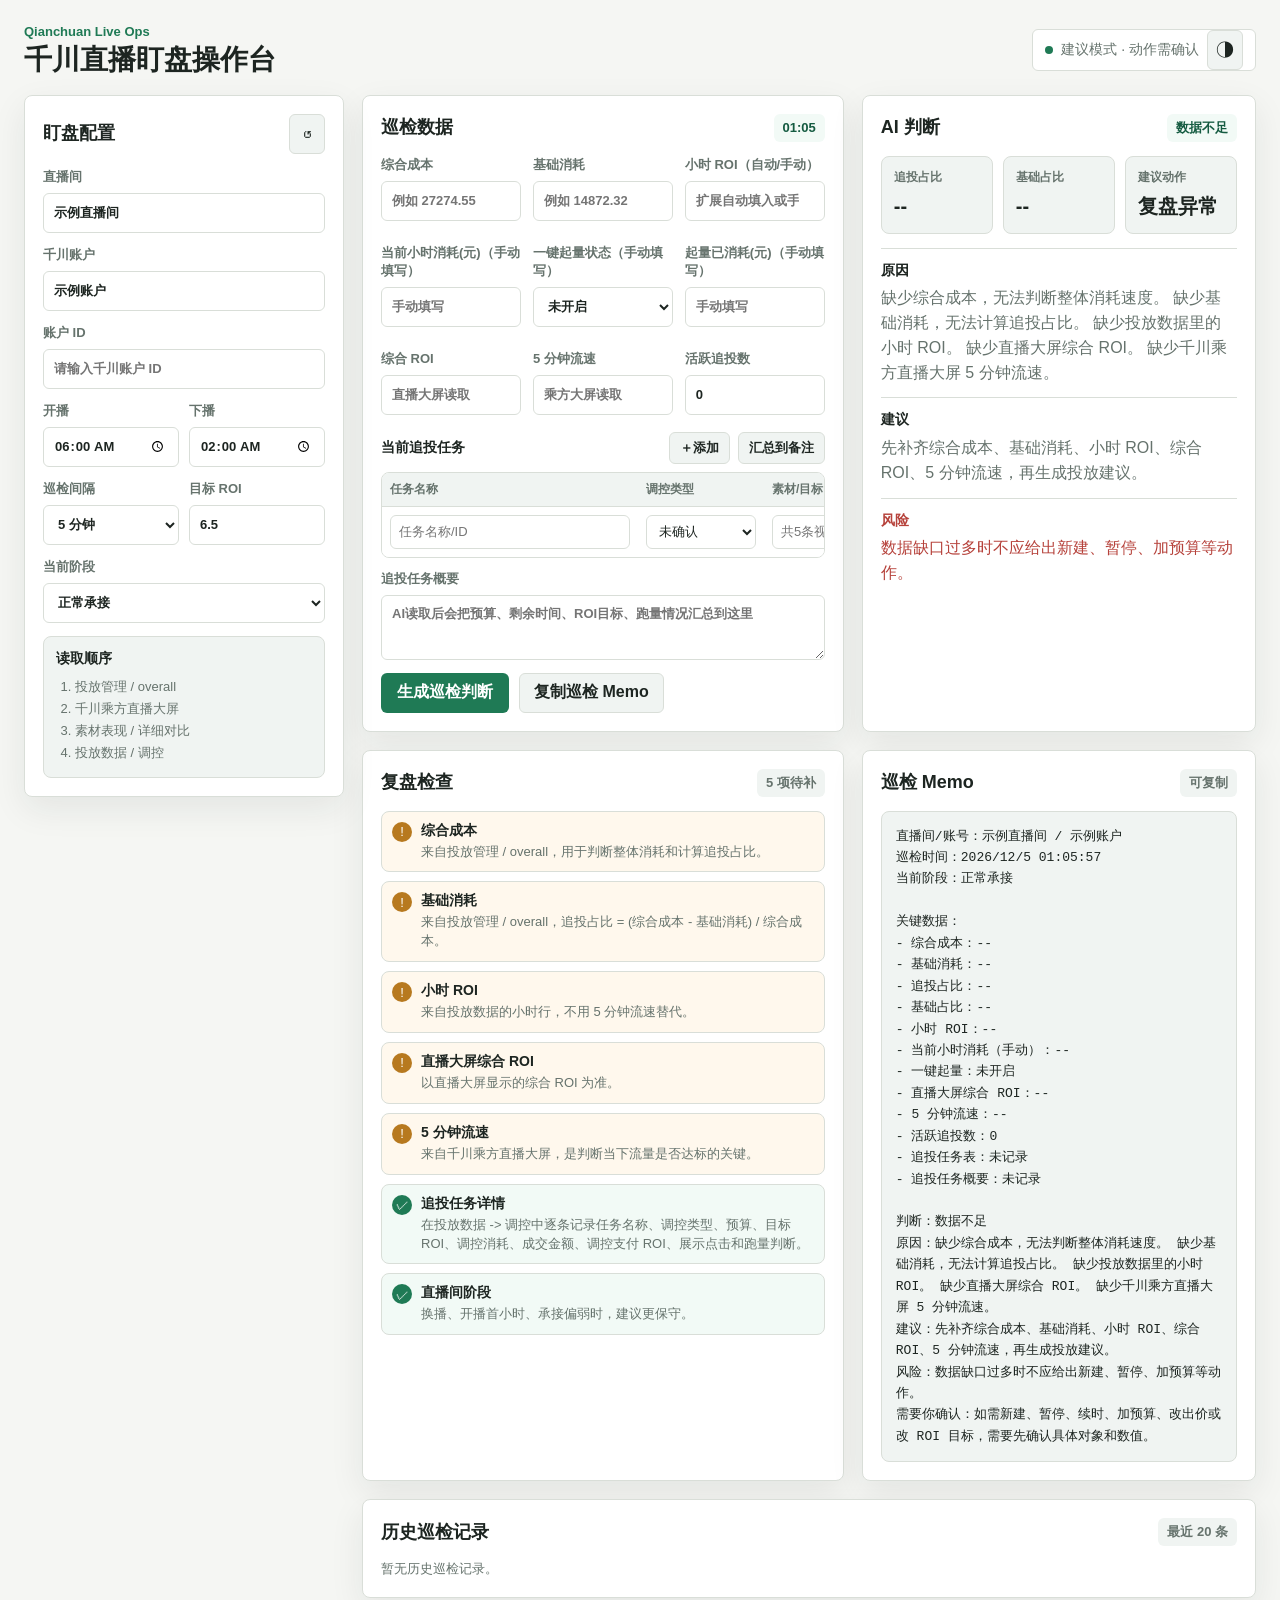
<file: qianchuan-live-dashboard/index.html>
<!doctype html>
<html lang="zh-CN">
  <head>
    <meta charset="UTF-8" />
    <meta name="viewport" content="width=device-width, initial-scale=1.0" />
    <title>千川直播盯盘操作台</title>
    <link rel="stylesheet" href="./styles.css" />
  </head>
  <body>
    <main class="app-shell">
      <section class="topbar">
        <div>
          <p class="eyebrow">Qianchuan Live Ops</p>
          <h1>千川直播盯盘操作台</h1>
        </div>
        <div class="status-strip" aria-label="当前模式">
          <span class="dot"></span>
          <span>建议模式 · 动作需确认</span>
          <button id="themeToggle" class="icon-btn" type="button" title="切换主题">◑</button>
        </div>
      </section>

      <section class="workspace">
        <aside class="panel config-panel" aria-label="盯盘配置">
          <div class="panel-header">
            <h2>盯盘配置</h2>
            <button id="resetBtn" class="icon-btn" type="button" title="恢复默认配置">↺</button>
          </div>

          <label>
            直播间
            <input id="roomName" value="示例直播间" />
          </label>

          <label>
            千川账户
            <input id="accountName" value="示例账户" />
          </label>

          <label>
            账户 ID
            <input id="accountId" placeholder="请输入千川账户 ID" />
          </label>

          <div class="input-row">
            <label>
              开播
              <input id="openTime" type="time" value="06:00" />
            </label>
            <label>
              下播
              <input id="closeTime" type="time" value="02:00" />
            </label>
          </div>

          <div class="input-row">
            <label>
              巡检间隔
              <select id="frequency">
                <option value="5">5 分钟</option>
                <option value="10">10 分钟</option>
                <option value="15">15 分钟</option>
              </select>
            </label>
            <label>
              目标 ROI
              <input id="targetRoi" type="number" step="0.1" value="6.5" />
            </label>
          </div>

          <label>
            当前阶段
            <select id="roomStage">
              <option value="normal">正常承接</option>
              <option value="opening">开播前 1 小时</option>
              <option value="handoff">主播换播/交接</option>
              <option value="weak">承接偏弱</option>
              <option value="strong">承接强</option>
            </select>
          </label>

          <div class="source-box">
            <h3>读取顺序</h3>
            <ol>
              <li>投放管理 / overall</li>
              <li>千川乘方直播大屏</li>
              <li>素材表现 / 详细对比</li>
              <li>投放数据 / 调控</li>
            </ol>
          </div>
        </aside>

        <section class="main-grid">
          <section class="panel metrics-panel" aria-label="巡检数据">
            <div class="panel-header">
              <h2>巡检数据</h2>
              <span id="checkTime" class="timestamp"></span>
            </div>

            <div class="metric-grid">
              <label>
                综合成本
                <input id="overallCost" type="number" step="0.01" placeholder="例如 27274.55" />
              </label>
              <label>
                基础消耗
                <input id="baseSpend" type="number" step="0.01" placeholder="例如 14872.32" />
              </label>
              <label>
                小时 ROI（自动/手动）
                <input id="currentHourRoi" type="number" step="0.1" placeholder="扩展自动填入或手动填写" />
              </label>
              <label>
                当前小时消耗(元)（手动填写）
                <input id="currentHourCost" type="number" step="1" placeholder="手动填写" />
              </label>
              <label>
                一键起量状态（手动填写）
                <select id="oneClickLiftStatus">
                  <option value="off">未开启</option>
                  <option value="on">已开启</option>
                </select>
              </label>
              <label id="oneClickLiftSpendLabel" hidden>
                起量已消耗(元)（手动填写）
                <input id="oneClickLiftSpend" type="number" step="1" placeholder="手动填写" />
              </label>
              <label>
                综合 ROI
                <input id="overallRoi" type="number" step="0.01" placeholder="直播大屏读取" />
              </label>
              <label>
                5 分钟流速
                <input id="flowSpeed" type="number" step="1" placeholder="乘方大屏读取" />
              </label>
              <label>
                活跃追投数
                <input id="boostTasks" type="number" step="1" min="0" value="0" />
              </label>
            </div>

            <div class="boost-task-section">
              <div class="sub-header">
                <h3>当前追投任务</h3>
                <div class="task-actions">
                  <button id="addTaskBtn" class="small-btn" type="button">＋添加</button>
                  <button id="summarizeTasksBtn" class="small-btn" type="button">汇总到备注</button>
                </div>
              </div>
              <div class="table-wrap">
                <table class="task-table" aria-label="当前追投任务表">
                  <thead>
                    <tr>
                      <th>任务名称</th>
                      <th>调控类型</th>
                      <th>素材/目标</th>
                      <th>状态</th>
                      <th>预算</th>
                      <th>目标ROI</th>
                      <th>时长/结束</th>
                      <th>消耗</th>
                      <th>成交金额</th>
                      <th>调控ROI</th>
                      <th>展示</th>
                      <th>点击</th>
                      <th>跑量判断</th>
                      <th></th>
                    </tr>
                  </thead>
                  <tbody id="taskTableBody"></tbody>
                </table>
              </div>
            </div>

            <label class="wide-label">
              追投任务概要
              <textarea id="taskNotes" rows="3" placeholder="AI读取后会把预算、剩余时间、ROI目标、跑量情况汇总到这里"></textarea>
            </label>

            <div class="action-row">
              <button id="analyzeBtn" class="primary-btn" type="button">生成巡检判断</button>
              <button id="copyBtn" class="secondary-btn" type="button">复制巡检 Memo</button>
            </div>
          </section>

          <section class="panel summary-panel" aria-label="AI判断">
            <div class="panel-header">
              <h2>AI 判断</h2>
              <span id="quadrantBadge" class="badge">等待数据</span>
            </div>

            <div class="kpi-row">
              <div class="kpi">
                <span>追投占比</span>
                <strong id="boostShare">--</strong>
              </div>
              <div class="kpi">
                <span>基础占比</span>
                <strong id="baseShare">--</strong>
              </div>
              <div class="kpi">
                <span>建议动作</span>
                <strong id="actionLabel">--</strong>
              </div>
            </div>

            <div class="memo-block">
              <h3>原因</h3>
              <p id="reasonText">录入一轮巡检数据后生成。</p>
            </div>
            <div class="memo-block">
              <h3>建议</h3>
              <p id="suggestionText">先读取页面数据，不执行投放动作。</p>
            </div>
            <div class="memo-block warning">
              <h3>风险</h3>
              <p id="riskText">动作前必须二次确认账号、页面、日期、预算和目标值。</p>
            </div>
          </section>

          <section class="panel checklist-panel" aria-label="复盘检查">
            <div class="panel-header">
              <h2>复盘检查</h2>
              <span id="missingCount" class="badge muted">0 项待补</span>
            </div>
            <div id="reviewList" class="review-list"></div>
          </section>

          <section class="panel memo-panel" aria-label="巡检Memo">
            <div class="panel-header">
              <h2>巡检 Memo</h2>
              <span class="badge muted">可复制</span>
            </div>
            <pre id="memoOutput"></pre>
          </section>

          <section class="panel history-panel" aria-label="历史巡检记录">
            <div class="panel-header">
              <h2>历史巡检记录</h2>
              <span class="badge muted">最近 20 条</span>
            </div>
            <div id="historyList" class="history-list"></div>
          </section>
        </section>
      </section>
    </main>

    <script src="./schema.js"></script>
    <script src="./app.js"></script>
  </body>
</html>
</file>
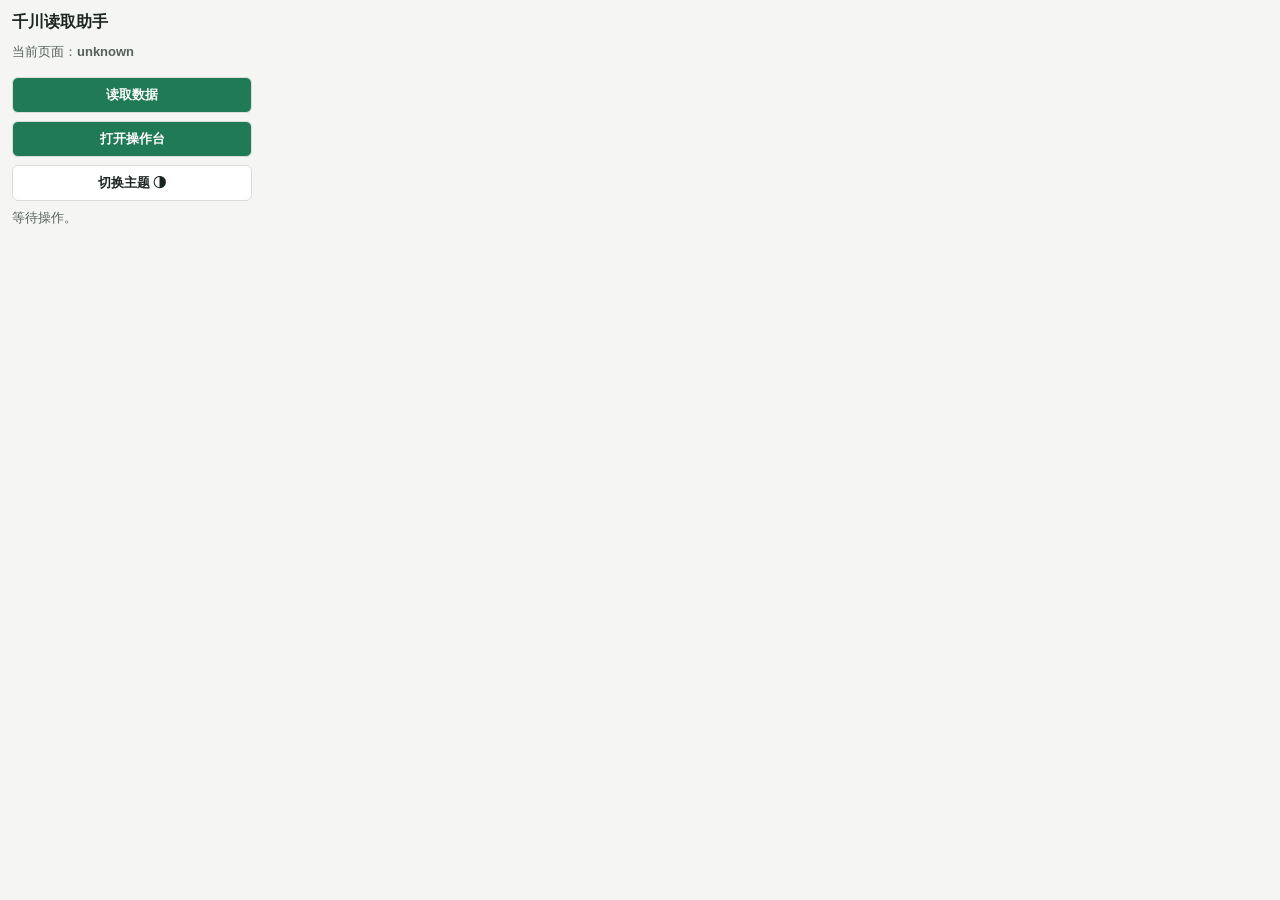
<file: chrome-extension/popup.html>
<!doctype html>
<html lang="zh-CN">
  <head>
    <meta charset="UTF-8" />
    <title>千川读取助手</title>
    <style>
      :root {
        color-scheme: light;
        --bg: #f5f6f3;
        --surface: #ffffff;
        --surface-soft: #f0f4f2;
        --line: #d9ded8;
        --text: #1d2521;
        --muted: #56615c;
        --green: #1f7a55;
        --green-dark: #155b41;
        --green-subtle: #f2faf6;
        --amber-subtle: #fff8ed;
        --green-alpha: rgba(31, 122, 85, 0.12);
      }

      [data-theme="dark"] {
        color-scheme: dark;
        --bg: #0f1512;
        --surface: #1a201d;
        --surface-soft: #222926;
        --line: #2e3632;
        --text: #e4e8e6;
        --muted: #8f9a95;
        --green: #3dbd8a;
        --green-dark: #2ea87a;
        --green-subtle: #1a2e25;
        --amber-subtle: #2a2518;
        --green-alpha: rgba(61, 189, 138, 0.15);
      }

      body {
        width: 240px;
        margin: 0;
        padding: 12px;
        background: var(--bg);
        color: var(--text);
        font-family: "PingFang SC", "Microsoft YaHei", Arial, sans-serif;
      }

      h1 {
        margin: 0 0 10px;
        font-size: 16px;
      }

      p {
        margin: 8px 0;
        color: var(--muted);
        font-size: 13px;
      }

      button {
        width: 100%;
        min-height: 36px;
        margin-top: 8px;
        border: 1px solid var(--line);
        border-radius: 6px;
        background: var(--green);
        color: var(--surface);
        cursor: pointer;
        font-weight: 700;
      }

      #themeToggle {
        background: var(--surface);
        color: var(--text);
      }
    </style>
  </head>
  <body>
    <h1>千川读取助手</h1>
    <p>当前页面：<strong id="pageType">待读取</strong></p>
    <button id="extractBtn" type="button">读取数据</button>
    <button id="openDashboardBtn" type="button">打开操作台</button>
    <button id="themeToggle" type="button">切换主题 ◑</button>
    <p id="statusText">等待操作。</p>

    <script src="./popup.js"></script>
  </body>
</html>
</file>
<file: qianchuan-live-dashboard/styles.css>
:root {
  color-scheme: light;
  --bg: #f5f6f3;
  --surface: #ffffff;
  --green-subtle: #f2faf6;
  --amber-subtle: #fff8ed;
  --green-alpha: rgba(31, 122, 85, 0.12);
  --surface-soft: #f0f4f2;
  --line: #d9ded8;
  --text: #1d2521;
  --muted: #66736d;
  --green: #1f7a55;
  --green-dark: #155b41;
  --blue: #245f89;
  --amber: #b7791f;
  --red: #b6423b;
  --shadow: 0 12px 34px rgba(31, 42, 37, 0.08);
}

[data-theme="dark"] {
  color-scheme: dark;
  --bg: #0f1512;
  --surface: #1a201d;
  --surface-soft: #222926;
  --line: #2e3632;
  --text: #e4e8e6;
  --muted: #8f9a95;
  --green: #3dbd8a;
  --green-dark: #2ea87a;
  --green-subtle: #1a2e25;
  --amber-subtle: #2a2518;
  --green-alpha: rgba(61, 189, 138, 0.15);
  --blue: #5ba3cf;
  --amber: #e0a634;
  --red: #e06b64;
  --shadow: 0 12px 34px rgba(0, 0, 0, 0.3);
}

* {
  box-sizing: border-box;
}

body {
  margin: 0;
  min-width: 320px;
  background: var(--bg);
  color: var(--text);
  font-family: Inter, "PingFang SC", "Microsoft YaHei", Arial, sans-serif;
  letter-spacing: 0;
}

button,
input,
select,
textarea {
  font: inherit;
}

.app-shell {
  min-height: 100vh;
  padding: 24px;
}

.topbar {
  display: flex;
  align-items: center;
  justify-content: space-between;
  gap: 16px;
  max-width: 1440px;
  margin: 0 auto 18px;
}

.eyebrow {
  margin: 0 0 4px;
  color: var(--green);
  font-size: 13px;
  font-weight: 700;
}

h1,
h2,
h3,
p {
  margin: 0;
}

h1 {
  font-size: 28px;
  line-height: 1.2;
}

h2 {
  font-size: 18px;
  line-height: 1.3;
}

h3 {
  font-size: 14px;
  line-height: 1.4;
}

.status-strip {
  display: inline-flex;
  align-items: center;
  gap: 8px;
  min-height: 36px;
  padding: 0 12px;
  border: 1px solid var(--line);
  border-radius: 6px;
  background: var(--surface);
  color: var(--muted);
  font-size: 14px;
}

.dot {
  width: 8px;
  height: 8px;
  border-radius: 50%;
  background: var(--green);
}

.workspace {
  display: grid;
  grid-template-columns: minmax(260px, 320px) minmax(0, 1fr);
  gap: 18px;
  max-width: 1440px;
  margin: 0 auto;
}

.main-grid {
  display: grid;
  grid-template-columns: minmax(0, 1.1fr) minmax(360px, 0.9fr);
  gap: 18px;
  min-width: 0;
}

.panel {
  background: var(--surface);
  border: 1px solid var(--line);
  border-radius: 8px;
  box-shadow: var(--shadow);
  padding: 18px;
  min-width: 0;
}

.panel-header {
  display: flex;
  align-items: center;
  justify-content: space-between;
  gap: 12px;
  margin-bottom: 14px;
}

.config-panel {
  align-self: start;
  position: sticky;
  top: 18px;
}

label {
  display: grid;
  gap: 7px;
  margin-bottom: 13px;
  color: var(--muted);
  font-size: 13px;
  font-weight: 700;
}

input,
select,
textarea {
  width: 100%;
  min-height: 40px;
  border: 1px solid var(--line);
  border-radius: 6px;
  background: var(--surface);
  color: var(--text);
  padding: 9px 10px;
  outline: none;
}

textarea {
  resize: vertical;
}

input:focus,
select:focus,
textarea:focus {
  border-color: var(--green);
  box-shadow: 0 0 0 3px var(--green-alpha);
}

.input-row {
  display: grid;
  grid-template-columns: 1fr 1fr;
  gap: 10px;
}

.source-box {
  margin-top: 6px;
  padding: 12px;
  background: var(--surface-soft);
  border: 1px solid var(--line);
  border-radius: 8px;
}

.source-box h3 {
  margin-bottom: 8px;
}

.source-box ol {
  margin: 0;
  padding-left: 19px;
  color: var(--muted);
  font-size: 13px;
  line-height: 1.7;
}

.metric-grid {
  display: grid;
  grid-template-columns: repeat(3, minmax(0, 1fr));
  gap: 10px 12px;
}

.wide-label {
  margin-top: 3px;
}

.boost-task-section {
  margin-top: 4px;
  margin-bottom: 12px;
}

.sub-header {
  display: flex;
  align-items: center;
  justify-content: space-between;
  gap: 10px;
  margin-bottom: 8px;
}

.task-actions {
  display: flex;
  gap: 8px;
}

.small-btn {
  min-height: 32px;
  padding: 0 10px;
  border: 1px solid var(--line);
  border-radius: 6px;
  background: var(--surface-soft);
  color: var(--text);
  cursor: pointer;
  font-size: 13px;
  font-weight: 800;
}

.small-btn:hover {
  border-color: var(--green);
}

.table-wrap {
  overflow-x: auto;
  border: 1px solid var(--line);
  border-radius: 8px;
  max-width: 100%;
}

.task-table {
  width: 100%;
  min-width: 1540px;
  border-collapse: collapse;
  background: var(--surface);
}

.task-table th,
.task-table td {
  border-bottom: 1px solid var(--line);
  padding: 8px;
  vertical-align: middle;
  text-align: left;
}

.task-table th {
  background: var(--surface-soft);
  color: var(--muted);
  font-size: 12px;
  font-weight: 800;
}

.task-table tr:last-child td {
  border-bottom: 0;
}

.task-table input,
.task-table select {
  min-height: 34px;
  padding: 6px 8px;
  font-size: 13px;
}

.task-table .task-name {
  min-width: 240px;
}

.task-table .num {
  min-width: 92px;
}

.task-table .status {
  min-width: 110px;
}

.task-table .task-object {
  min-width: 150px;
}

.task-table .task-duration {
  min-width: 150px;
}

.delete-task {
  width: 32px;
  min-height: 32px;
  border: 1px solid var(--line);
  border-radius: 6px;
  background: var(--surface);
  color: var(--red);
  cursor: pointer;
  font-weight: 900;
}

.action-row {
  display: flex;
  flex-wrap: wrap;
  gap: 10px;
  margin-top: 12px;
}

.primary-btn,
.secondary-btn,
.icon-btn {
  border: 0;
  border-radius: 6px;
  cursor: pointer;
  min-height: 40px;
}

.primary-btn {
  padding: 0 16px;
  background: var(--green);
  color: var(--surface);
  font-weight: 800;
}

.primary-btn:hover {
  background: var(--green-dark);
}

.secondary-btn {
  padding: 0 14px;
  background: var(--surface-soft);
  color: var(--text);
  border: 1px solid var(--line);
  font-weight: 800;
}

.icon-btn {
  width: 36px;
  background: var(--surface-soft);
  border: 1px solid var(--line);
  color: var(--text);
  font-size: 18px;
}

.timestamp,
.badge {
  display: inline-flex;
  align-items: center;
  min-height: 28px;
  padding: 0 9px;
  border-radius: 6px;
  background: var(--green-subtle);
  color: var(--green-dark);
  font-size: 13px;
  font-weight: 800;
}

.badge.muted {
  background: var(--surface-soft);
  color: var(--muted);
}

.kpi-row {
  display: grid;
  grid-template-columns: repeat(3, minmax(0, 1fr));
  gap: 10px;
  margin-bottom: 14px;
}

.kpi {
  min-height: 78px;
  padding: 12px;
  border: 1px solid var(--line);
  border-radius: 8px;
  background: var(--surface-soft);
}

.kpi span {
  display: block;
  color: var(--muted);
  font-size: 12px;
  font-weight: 800;
  margin-bottom: 8px;
}

.kpi strong {
  display: block;
  font-size: 20px;
  line-height: 1.2;
}

.memo-block {
  padding: 12px 0;
  border-top: 1px solid var(--line);
}

.memo-block p {
  margin-top: 6px;
  color: var(--muted);
  line-height: 1.55;
}

.warning h3,
.warning p {
  color: var(--red);
}

.checklist-panel,
.memo-panel,
.history-panel {
  grid-column: span 1;
}

.history-panel {
  grid-column: 1 / -1;
}

.history-list {
  display: grid;
  gap: 8px;
}

.history-item {
  display: grid;
  gap: 4px;
  padding: 10px;
  border: 1px solid var(--line);
  border-radius: 8px;
  background: var(--surface);
}

.history-item strong {
  font-size: 13px;
}

.history-item span,
.empty-history {
  color: var(--muted);
  font-size: 13px;
  line-height: 1.45;
}

.review-list {
  display: grid;
  gap: 9px;
}

.review-item {
  display: grid;
  grid-template-columns: 20px 1fr;
  gap: 9px;
  align-items: start;
  padding: 10px;
  border: 1px solid var(--line);
  border-radius: 8px;
  background: var(--surface);
}

.review-item.ok {
  background: var(--green-subtle);
}

.review-item.missing {
  background: var(--amber-subtle);
}

.review-mark {
  width: 20px;
  height: 20px;
  border-radius: 50%;
  display: grid;
  place-items: center;
  font-size: 13px;
  color: var(--surface);
  background: var(--amber);
}

.review-item.ok .review-mark {
  background: var(--green);
}

.review-item strong {
  display: block;
  font-size: 14px;
  margin-bottom: 3px;
}

.review-item p {
  color: var(--muted);
  font-size: 13px;
  line-height: 1.45;
}

pre {
  min-height: 260px;
  margin: 0;
  white-space: pre-wrap;
  word-break: break-word;
  font-family: "SFMono-Regular", Consolas, monospace;
  font-size: 13px;
  line-height: 1.65;
  color: var(--text);
  background: var(--surface-soft);
  border: 1px solid var(--line);
  border-radius: 8px;
  padding: 14px;
}

@media (max-width: 1180px) {
  .workspace,
  .main-grid {
    grid-template-columns: 1fr;
  }

  .config-panel {
    position: static;
  }
}

@media (max-width: 760px) {
  .app-shell {
    padding: 14px;
  }

  .topbar,
  .action-row {
    align-items: stretch;
    flex-direction: column;
  }

  .metric-grid,
  .kpi-row,
  .input-row {
    grid-template-columns: 1fr;
  }

  .sub-header {
    align-items: stretch;
    flex-direction: column;
  }
}
</file>
